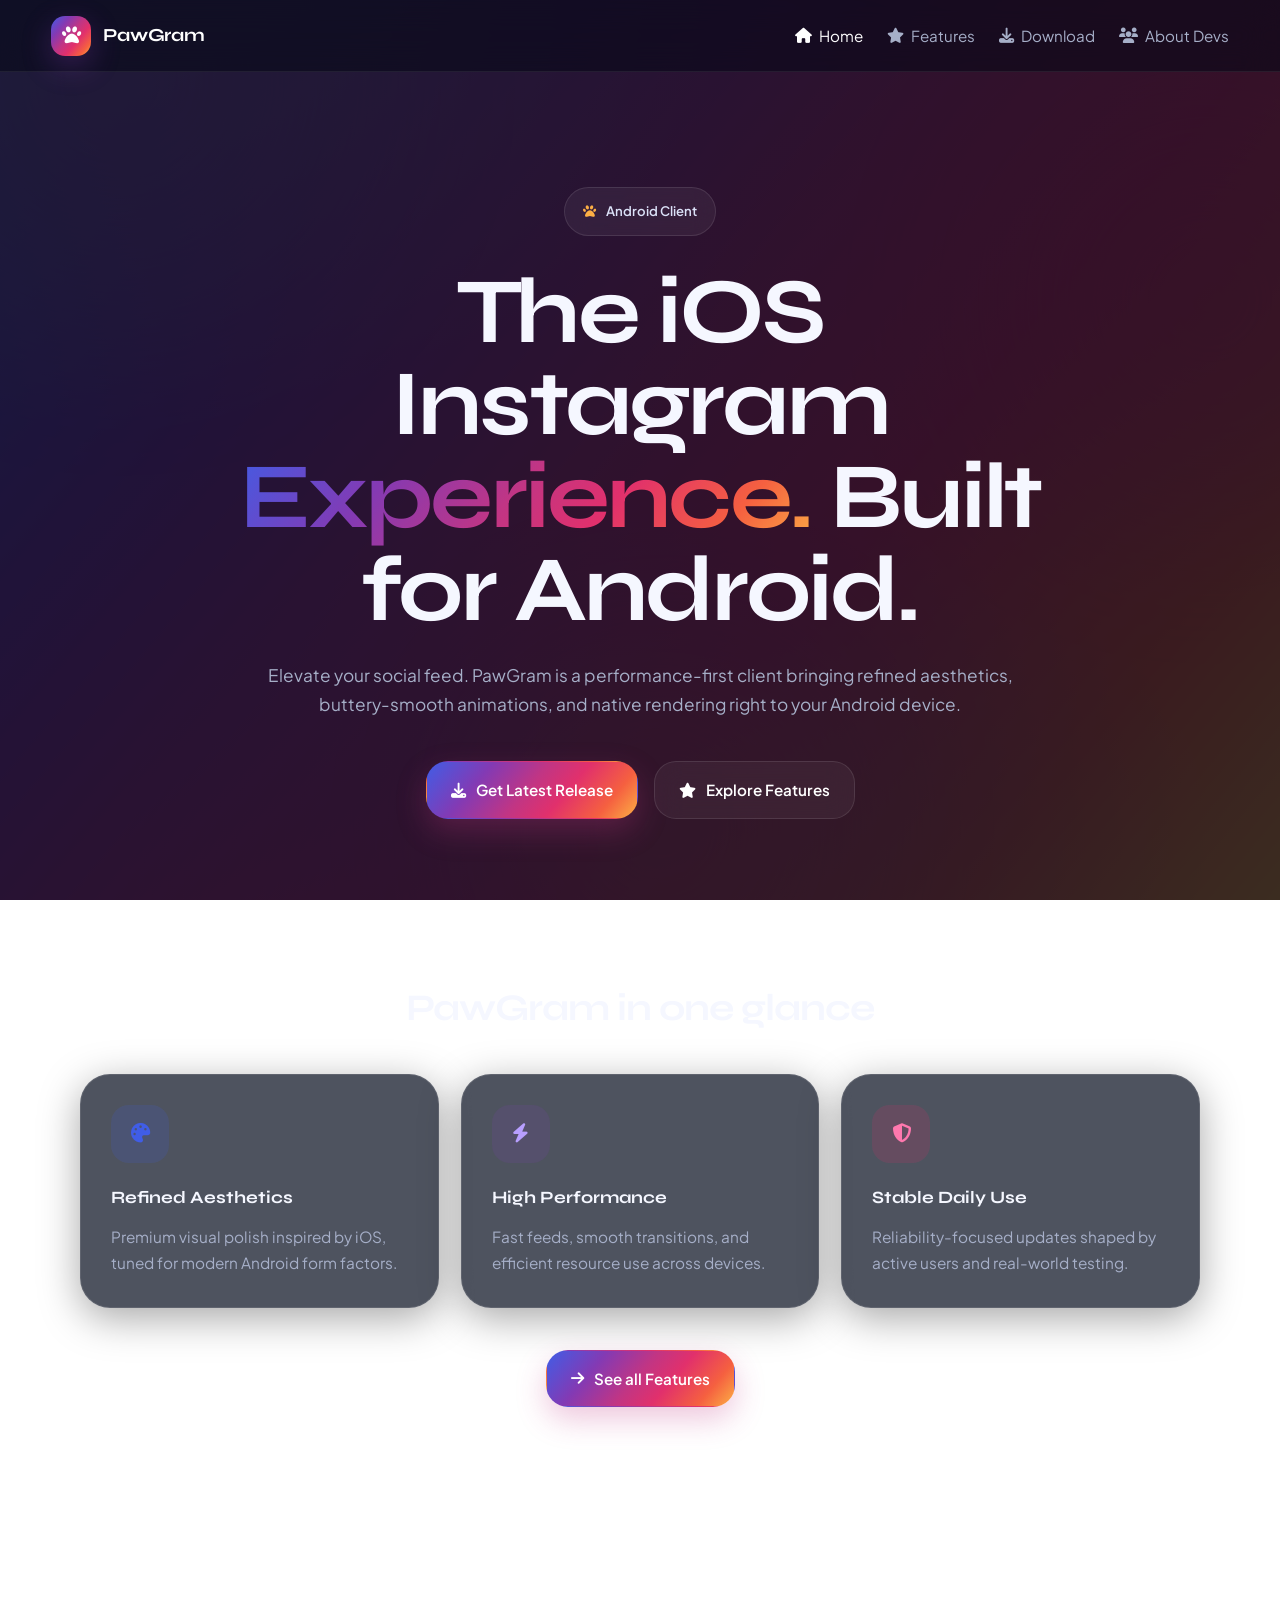
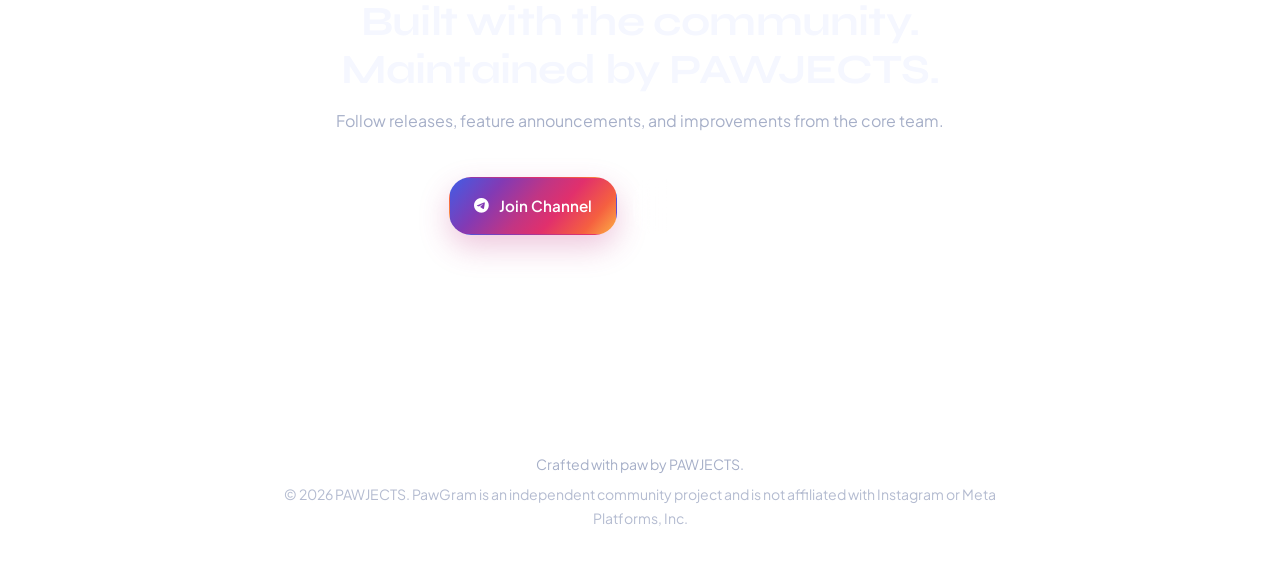
<file: docs/index.html>
<!DOCTYPE html>
<html lang="en">
<head>
    <meta charset="UTF-8">
    <meta name="viewport" content="width=device-width, initial-scale=1.0">
    <meta name="description" content="PawGram brings the refined iOS Instagram experience to Android with premium visuals and smooth performance.">
    <title>PawGram</title>

    <link rel="preconnect" href="https://fonts.googleapis.com">
    <link rel="preconnect" href="https://fonts.gstatic.com" crossorigin>
    <link href="https://fonts.googleapis.com/css2?family=Syne:wght@400;600;700;800&family=Plus+Jakarta+Sans:ital,wght@0,300;0,400;0,500;0,600;1,400&display=swap" rel="stylesheet">
    <link rel="stylesheet" href="https://cdnjs.cloudflare.com/ajax/libs/font-awesome/6.5.1/css/all.min.css">
    <link rel="stylesheet" href="styles.css">
</head>
<body>
    <div id="scrollProgress" aria-hidden="true"></div>

    <div class="bg-orbs" aria-hidden="true">
        <div class="orb orb-1"></div>
        <div class="orb orb-2"></div>
        <div class="orb orb-3"></div>
    </div>

    <!-- UI rendered by JavaScript -->
    <div id="nav-container"></div>
    <main id="app-content"></main>
    <div id="footer-container"></div>

    <button id="scrollTop" aria-label="Scroll to top">
        <i class="fa-solid fa-arrow-up"></i>
    </button>

    <script src="app.js"></script>
</body>
</html>
</file>
<file: docs/styles.css>
:root {
    --bg: #060816;
    --surface: rgba(17, 23, 40, 0.74);
    --surface-2: rgba(255, 255, 255, 0.045);
    --surface-3: rgba(255, 255, 255, 0.065);
    --border: rgba(255, 255, 255, 0.1);

    --text: #f5f7ff;
    --muted: #a6afc8;

    --ig-blue: #405de6;
    --ig-purple: #833ab4;
    --ig-pink: #c13584;
    --ig-rose: #e1306c;
    --ig-orange: #f56040;
    --ig-yellow: #fcaf45;

    --primary: var(--ig-rose);
    --on-bg: var(--text);
    --on-muted: var(--muted);
    --on-primary: #ffffff;

    --ig-gradient: linear-gradient(
        130deg,
        var(--ig-blue) 0%,
        var(--ig-purple) 26%,
        var(--ig-pink) 48%,
        var(--ig-rose) 64%,
        var(--ig-orange) 84%,
        var(--ig-yellow) 100%
    );

    --nav-h: 72px;
    --edge-space: clamp(1rem, 4vw, 4rem);
    --r-pill: 22px;
    --r-card: 30px;
    --r-section: 32px;

    --ease-out: cubic-bezier(0.2, 0.8, 0.2, 1);
    --ease-inout: cubic-bezier(0.4, 0, 0.2, 1);
}

*, *::before, *::after {
    margin: 0;
    padding: 0;
    box-sizing: border-box;
    scroll-behavior: smooth;
}

html {
    -webkit-text-size-adjust: 100%;
}

body {
    font-family: 'Plus Jakarta Sans', sans-serif;
    color: var(--text);
    line-height: 1.7;
    overflow-x: hidden;
    -webkit-font-smoothing: antialiased;
    background:
        radial-gradient(900px 540px at 8% 5%, rgba(252, 175, 69, 0.28), transparent 70%),
        radial-gradient(860px 520px at 92% 24%, rgba(225, 48, 108, 0.26), transparent 74%),
        radial-gradient(760px 460px at 52% 92%, rgba(64, 93, 230, 0.24), transparent 72%),
        var(--ig-gradient);
    background-attachment: fixed;
    position: relative;
}

body::before {
    content: '';
    position: fixed;
    inset: 0;
    background: rgba(6, 8, 22, 0.78);
    pointer-events: none;
    z-index: -1;
}

h1, h2, h3 {
    font-family: 'Syne', sans-serif;
}

img, svg {
    max-width: 100%;
    height: auto;
}

a {
    text-decoration: none;
    color: inherit;
}

#scrollProgress {
    position: fixed;
    top: 0;
    left: 0;
    height: 2px;
    width: 0%;
    background: var(--ig-gradient);
    box-shadow: 0 0 16px rgba(252, 175, 69, 0.6);
    z-index: 250;
    transition: width 0.1s linear;
}

.bg-orbs {
    position: fixed;
    inset: 0;
    pointer-events: none;
    z-index: -2;
    overflow: hidden;
}

.orb {
    position: absolute;
    border-radius: 999px;
    filter: blur(95px);
    opacity: 0.38;
    animation: orbDrift 24s ease-in-out infinite alternate;
}

.orb-1 {
    width: 420px;
    height: 420px;
    background: #833ab4;
    top: -130px;
    left: -90px;
    animation-duration: 28s;
}

.orb-2 {
    width: 360px;
    height: 360px;
    background: #e1306c;
    top: 120px;
    right: -110px;
    animation-duration: 22s;
    animation-delay: -8s;
}

.orb-3 {
    width: 300px;
    height: 300px;
    background: #f56040;
    bottom: -80px;
    left: 40%;
    animation-duration: 30s;
    animation-delay: -5s;
}

@keyframes orbDrift {
    0% {
        transform: translate(0, 0) scale(1);
    }
    35% {
        transform: translate(36px, -28px) scale(1.07);
    }
    70% {
        transform: translate(-25px, 26px) scale(0.96);
    }
    100% {
        transform: translate(14px, 40px) scale(1.03);
    }
}

nav {
    position: sticky;
    top: 0;
    z-index: 120;
    min-height: var(--nav-h);
    display: flex;
    align-items: center;
    justify-content: space-between;
    gap: 20px;
    padding: 0 var(--edge-space);
    background: rgba(6, 8, 22, 0.56);
    border-bottom: 1px solid rgba(255, 255, 255, 0.07);
    backdrop-filter: blur(18px);
    -webkit-backdrop-filter: blur(18px);
}

.logo {
    display: inline-flex;
    align-items: center;
    gap: 12px;
    color: #ffffff;
    font-family: 'Syne', sans-serif;
    font-size: 1.15rem;
    font-weight: 700;
    letter-spacing: -0.2px;
}

.logo img {
    width: 40px;
    height: 40px;
    border-radius: 14px;
    object-fit: cover;
    box-shadow: 0 10px 30px rgba(131, 58, 180, 0.32);
}

.nav-links {
    display: flex;
    align-items: center;
    gap: 24px;
    flex-wrap: wrap;
}

.nav-links a {
    color: var(--muted);
    font-size: 0.95rem;
    display: inline-flex;
    align-items: center;
    gap: 7px;
    transition: color 0.25s ease;
}

.nav-links a:hover,
.nav-links a.active {
    color: #ffffff;
}

.nav-toggle {
    display: none;
    width: 46px;
    height: 46px;
    border-radius: 14px;
    border: 1px solid var(--border);
    background: rgba(255, 255, 255, 0.05);
    cursor: pointer;
    align-items: center;
    justify-content: center;
    flex-direction: column;
    gap: 5px;
    backdrop-filter: blur(14px);
}

.nav-toggle span {
    width: 20px;
    height: 2px;
    border-radius: 2px;
    background: #ffffff;
    transform-origin: center;
    transition: all 0.28s var(--ease-inout);
}

.nav-toggle.open span:nth-child(1) {
    transform: translateY(7px) rotate(45deg);
}

.nav-toggle.open span:nth-child(2) {
    opacity: 0;
    transform: scaleX(0);
}

.nav-toggle.open span:nth-child(3) {
    transform: translateY(-7px) rotate(-45deg);
}

.mobile-menu {
    position: fixed;
    top: var(--nav-h);
    left: 4%;
    right: 4%;
    z-index: 110;
    display: none;
    flex-direction: column;
    align-items: stretch;
    gap: 0;
    background: rgba(10, 14, 30, 0.94);
    border: 1px solid rgba(255, 255, 255, 0.08);
    border-radius: 24px;
    padding: 16px 18px;
    backdrop-filter: blur(20px);
    box-shadow: 0 18px 42px rgba(0, 0, 0, 0.36);
    max-height: 0;
    overflow: hidden;
    transition: max-height 0.35s var(--ease-inout);
}

.mobile-menu.open {
    display: flex;
    max-height: calc(100dvh - var(--nav-h) - 16px);
    overflow-y: auto;
}

.mobile-menu a {
    color: var(--muted);
    font-size: 0.96rem;
    font-weight: 500;
    display: flex;
    align-items: center;
    gap: 10px;
    padding: 12px 2px;
    border-bottom: 1px solid rgba(255, 255, 255, 0.07);
    transition: color 0.2s ease;
}

.mobile-menu a:last-child {
    border-bottom: none;
}

.mobile-menu a.active,
.mobile-menu a:hover {
    color: #ffffff;
}

.hero {
    position: relative;
    z-index: 2;
    text-align: center;
    max-width: min(980px, 100%);
    margin: 0 auto;
    padding: clamp(5rem, 10vw, 7.2rem) var(--edge-space) clamp(4.2rem, 8vw, 5.8rem);
}

.hero-badge {
    display: inline-flex;
    align-items: center;
    gap: 10px;
    padding: 12px 18px;
    border-radius: 999px;
    background: rgba(255, 255, 255, 0.055);
    border: 1px solid var(--border);
    color: #dbe2f8;
    backdrop-filter: blur(12px);
    margin-bottom: 30px;
    font-size: 0.82rem;
    font-weight: 600;
}

.hero-badge i {
    color: var(--ig-yellow);
}

.hero h1 {
    font-size: clamp(2.6rem, 8vw, 5.8rem);
    line-height: 1;
    letter-spacing: -2.8px;
    margin-bottom: 24px;
}

.hero h1 span {
    background: var(--ig-gradient);
    -webkit-background-clip: text;
    -webkit-text-fill-color: transparent;
    background-clip: text;
}

.hero p {
    max-width: 760px;
    margin: 0 auto;
    color: var(--muted);
    font-size: 1.08rem;
}

.btn-group {
    display: flex;
    justify-content: center;
    gap: 16px;
    flex-wrap: wrap;
    margin-top: 42px;
}

.btn {
    display: inline-flex;
    align-items: center;
    justify-content: center;
    gap: 10px;
    padding: 15px 24px;
    border-radius: var(--r-pill);
    font-weight: 600;
    font-size: 0.95rem;
    border: 1px solid transparent;
    cursor: pointer;
    transition: transform 0.25s ease, box-shadow 0.25s ease, filter 0.25s ease;
}

.btn:hover {
    transform: translateY(-3px);
}

.btn-primary {
    background: var(--ig-gradient);
    color: #ffffff !important;
    box-shadow: 0 12px 30px rgba(193, 53, 132, 0.28);
}

.btn-primary:hover {
    filter: brightness(1.08);
}

.btn-secondary {
    background: rgba(255, 255, 255, 0.05);
    border-color: var(--border);
    color: #ffffff !important;
    backdrop-filter: blur(14px);
}

.btn-secondary:hover {
    background: rgba(255, 255, 255, 0.09);
    border-color: rgba(255, 255, 255, 0.16);
}

.features {
    position: relative;
    z-index: 2;
    width: min(1180px, 92%);
    margin: 0 auto clamp(1.8rem, 4vw, 2.5rem);
    padding: clamp(2.6rem, 6vw, 4rem) clamp(1.1rem, 3vw, 1.8rem);
    border-radius: var(--r-section);
}

.section-title {
    font-size: clamp(2rem, 4vw, 2.35rem);
    letter-spacing: -1px;
    text-align: center;
    margin-bottom: 34px;
}

.grid {
    display: grid;
    gap: 22px;
    grid-template-columns: repeat(auto-fit, minmax(250px, 1fr));
}

.card {
    background: var(--surface);
    border: 1px solid var(--border);
    border-radius: var(--r-card);
    padding: 30px;
    backdrop-filter: blur(18px);
    box-shadow: 0 10px 40px rgba(0, 0, 0, 0.35);
    transition: transform 0.3s ease, border-color 0.3s ease, background-color 0.3s ease;
}

.card:hover {
    transform: translateY(-6px);
    border-color: rgba(255, 255, 255, 0.16);
    background: rgba(20, 27, 47, 0.8);
}

.card-icon {
    width: 58px;
    height: 58px;
    border-radius: 18px;
    display: flex;
    align-items: center;
    justify-content: center;
    font-size: 1.2rem;
    margin-bottom: 20px;
}

.grid .card:nth-child(4n + 1) .card-icon {
    background: rgba(64, 93, 230, 0.15);
    color: var(--ig-blue);
}

.grid .card:nth-child(4n + 2) .card-icon {
    background: rgba(131, 58, 180, 0.14);
    color: #b89fff;
}

.grid .card:nth-child(4n + 3) .card-icon {
    background: rgba(225, 48, 108, 0.16);
    color: #ff78ae;
}

.grid .card:nth-child(4n + 4) .card-icon {
    background: rgba(245, 96, 64, 0.16);
    color: #ff9d7b;
}

.card h3 {
    margin-bottom: 12px;
    font-size: 1.08rem;
}

.card p {
    color: var(--muted);
    font-size: 0.96rem;
}

.community {
    position: relative;
    z-index: 2;
    text-align: center;
    padding: clamp(3.4rem, 7vw, 5.4rem) var(--edge-space) clamp(3.2rem, 7vw, 4.8rem);
    max-width: min(860px, 100%);
    margin: 0 auto;
}

.community h2 {
    font-size: clamp(2rem, 4vw, 2.6rem);
    line-height: 1.15;
    letter-spacing: -0.8px;
}

.community p {
    margin-top: 14px;
    color: var(--muted);
    font-size: 1rem;
}

footer {
    position: relative;
    z-index: 2;
    text-align: center;
    padding: 60px var(--edge-space) 40px;
}

.footer-links {
    display: flex;
    justify-content: center;
    flex-wrap: wrap;
    gap: 16px;
    margin-bottom: 24px;
}

.footer-copy {
    color: var(--muted);
    font-size: 0.88rem;
    max-width: 760px;
    margin: 0 auto;
}

.footer-copy p + p {
    margin-top: 6px;
    opacity: 0.84;
}

#scrollTop {
    position: fixed;
    bottom: clamp(1rem, 3vw, 2rem);
    right: clamp(1rem, 3vw, 2rem);
    width: 44px;
    height: 44px;
    border-radius: 50%;
    background: rgba(255, 255, 255, 0.08);
    border: 1px solid rgba(255, 255, 255, 0.2);
    color: #ffffff;
    display: flex;
    align-items: center;
    justify-content: center;
    font-size: 0.9rem;
    cursor: pointer;
    z-index: 90;
    opacity: 0;
    transform: translateY(12px);
    transition: opacity 0.3s var(--ease-inout), transform 0.3s var(--ease-inout), background 0.25s ease;
    backdrop-filter: blur(12px);
}

#scrollTop.visible {
    opacity: 1;
    transform: translateY(0);
}

#scrollTop:hover {
    background: rgba(225, 48, 108, 0.36);
}

.fade-up {
    opacity: 0;
    transform: translateY(22px);
    transition: opacity 0.65s var(--ease-out), transform 0.65s var(--ease-out);
}

.fade-up.visible {
    opacity: 1;
    transform: translateY(0);
}

.download-notice {
    grid-column: 1 / -1;
    background:
        linear-gradient(rgba(10, 14, 30, 0.72), rgba(10, 14, 30, 0.72)),
        var(--ig-gradient);
    border: 1px solid rgba(252, 175, 69, 0.28);
}

.notice-loading {
    color: var(--muted);
    font-size: 0.92rem;
}

.notice-head h3 {
    font-size: clamp(1.7rem, 4vw, 2.5rem);
    line-height: 1.05;
    letter-spacing: -0.8px;
}

.notice-head p {
    margin-top: 0.25rem;
    color: #ffffff;
    opacity: 0.96;
    font-weight: 600;
    font-size: clamp(1.05rem, 2.2vw, 1.4rem);
}

.notice-chip {
    margin-top: 1.1rem;
    margin-bottom: 1rem;
    background: rgba(252, 175, 69, 0.14);
    border-left: 5px solid #fcaf45;
    border-radius: 14px;
    padding: 0.85rem 1rem;
}

.notice-chip span {
    font-size: clamp(1rem, 2vw, 1.2rem);
    font-weight: 700;
    letter-spacing: 0.2px;
}

.notice-arch {
    margin-top: 0.2rem;
    color: #ffffff;
    font-size: clamp(1.05rem, 2.1vw, 1.35rem);
    font-weight: 700;
}

.download-notice h4 {
    margin-top: 0.7rem;
    margin-bottom: 0.75rem;
    font-size: clamp(1.15rem, 2.3vw, 1.6rem);
    text-decoration: underline;
    text-underline-offset: 5px;
}

.notice-changelogs {
    list-style: none;
    background: rgba(255, 255, 255, 0.08);
    border-left: 5px solid #e1306c;
    border-radius: 14px;
    padding: 0.95rem 1rem;
}

.notice-changelogs li {
    color: #ffffff;
    font-size: clamp(0.98rem, 1.7vw, 1.15rem);
    font-weight: 700;
    line-height: 1.42;
}

.notice-actions {
    margin-top: 1.25rem;
    display: grid;
    grid-template-columns: repeat(2, minmax(170px, 1fr));
    gap: 0.95rem;
}

.notice-actions .btn {
    width: 100%;
    min-height: 56px;
    font-size: clamp(0.96rem, 1.6vw, 1.08rem);
    font-weight: 700;
}

.notice-actions .btn i {
    font-size: 0.88em;
}

@media (max-width: 1080px) {
    .nav-links { gap: 1.35rem; }
}

@media (max-width: 900px) {
    .nav-links { display: none; }
    .nav-toggle { display: inline-flex; }
    .hero h1 { letter-spacing: -1.4px; }
    .btn-group { flex-direction: column; align-items: center; }
    .btn-group .btn { width: 100%; max-width: 340px; }
}

@media (max-width: 768px) {
    :root { --nav-h: 66px; }
    nav { padding: 0 1rem; }
    .logo { font-size: 1.05rem; gap: 9px; }
    .logo img { width: 36px; height: 36px; border-radius: 12px; }
    .mobile-menu { left: 3%; right: 3%; top: calc(var(--nav-h) + 8px); }
    .hero { padding: 4.5rem 1rem 3.7rem; }
    .hero h1 { font-size: clamp(2.2rem, 10vw, 4.2rem); letter-spacing: -1px; }
    .hero p { font-size: 0.99rem; }
    .features { width: calc(100% - 1rem); border-radius: 26px; padding: 2.8rem 1rem; }
    .grid { grid-template-columns: 1fr; }
    .card { border-radius: 26px; padding: 24px; }
    .section-title { font-size: 1.9rem; margin-bottom: 2.2rem; }
    footer { padding: 46px 1rem 34px; }
    .footer-links .btn { width: 100%; max-width: 340px; }
}

@media (max-width: 640px) {
    .btn { white-space: normal; text-align: center; line-height: 1.35; padding: 0.85rem 1rem; }
    .community { padding: 4.1rem 1rem; }
    .notice-actions { grid-template-columns: 1fr; }
}

@media (max-width: 380px) {
    .hero h1 { font-size: clamp(1.9rem, 10vw, 2.5rem); }
    .card-icon { width: 48px; height: 48px; font-size: 1.12rem; border-radius: 16px; }
    .mobile-menu a { font-size: 0.92rem; }
}

@media (min-width: 1440px) {
    nav { padding: 0 clamp(2rem, 8vw, 8rem); }
    .hero { max-width: 1040px; }
    .features { width: min(1280px, calc(100% - 5rem)); }
    .community { max-width: 900px; }
}

@media (min-width: 1920px) {
    .hero { padding-top: 7.8rem; }
    .features { width: min(1420px, calc(100% - 8rem)); }
}
</file>
